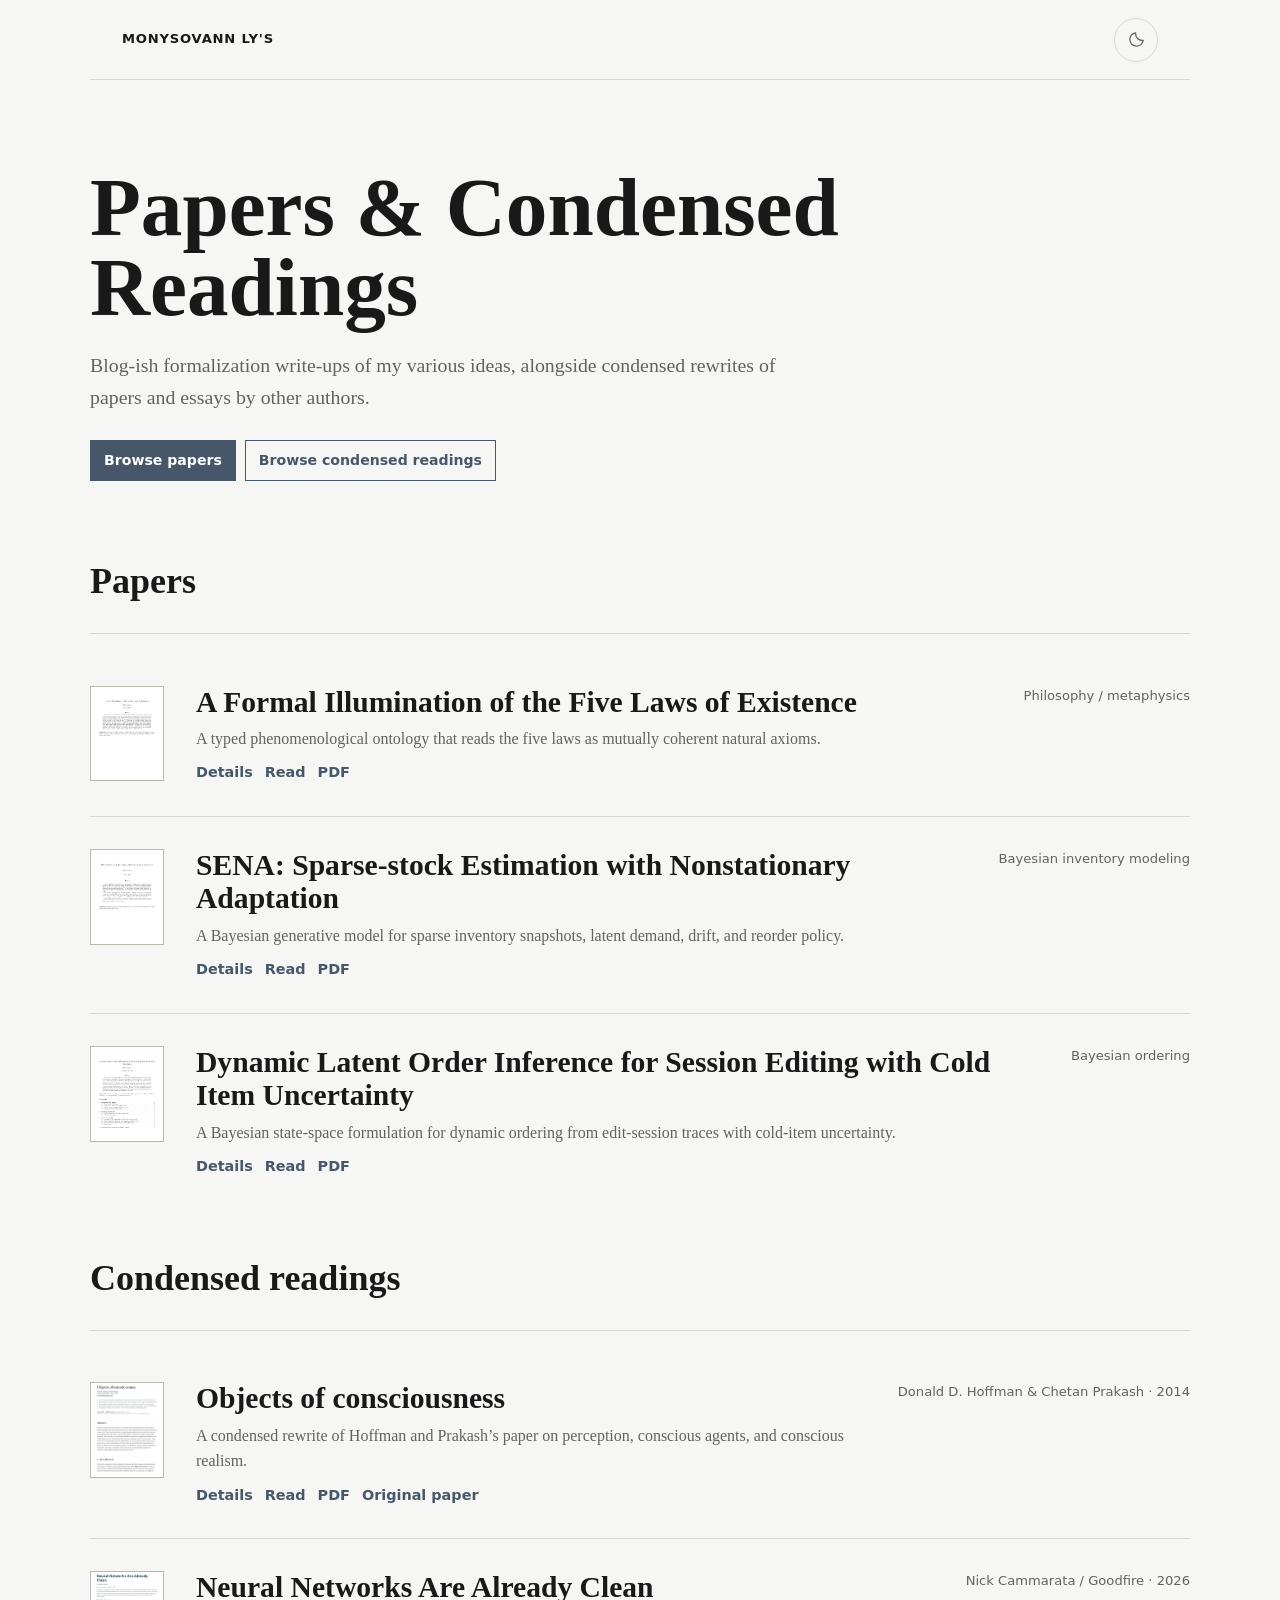
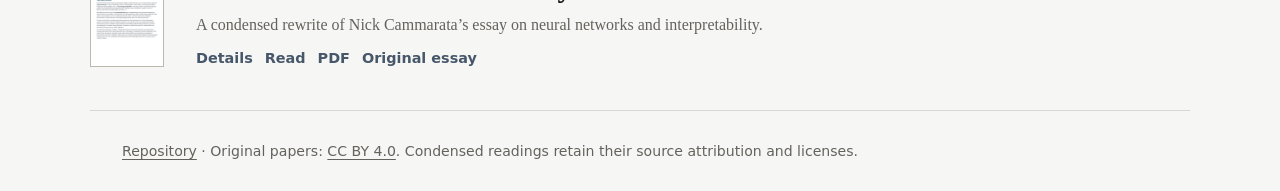
<file: docs/index.html>
<!doctype html>
<html lang="en">
  <head>
    <meta charset="utf-8">
    <meta name="viewport" content="width=device-width, initial-scale=1">
    <meta name="description" content="Papers by Monysovann Ly and condensed readings of work by other authors.">
    <title>Papers &amp; Condensed Readings | Monysovann Ly</title>
    <link rel="icon" href="favicon.svg" type="image/svg+xml">
    <script src="assets/theme.js?v=20261021"></script>
    <link rel="stylesheet" href="assets/styles.css?v=20261021-theme">
    <link rel="stylesheet" href="assets/theme.css?v=20261021">
  </head>
  <body class="archive-page">
    <header class="site-header">
      <a class="brand" href="./">Monysovann Ly's</a>
    </header>

    <main>
      <section class="hero">
        <div class="hero-inner">
          <h1>Papers &amp; Condensed Readings</h1>
          <p class="lede">Blog-ish formalization write-ups of my various ideas, alongside condensed rewrites of papers and essays by other authors.</p>
          <div class="actions">
            <a class="button" href="#papers">Browse papers</a>
            <a class="button secondary" href="#condensed">Browse condensed readings</a>
          </div>
        </div>
      </section>

      <section class="section" id="papers" aria-labelledby="papers-heading">
        <div class="content">
          <div class="archive-head">
            <div>
              <h2 id="papers-heading">Papers</h2>
            </div>
          </div>
          <div class="paper-list">
            <article class="paper-row">
              <img class="paper-thumb" src="five-laws/five-laws-cover.png" alt="">
              <span>
                <h2 class="paper-row-title">
                  <a href="five-laws/">A Formal Illumination of the Five Laws of Existence</a>
                </h2>
                <p>A typed phenomenological ontology that reads the five laws as mutually coherent natural axioms.</p>
                <span class="paper-actions">
                  <a href="five-laws/">Details</a>
                  <a href="five-laws/paper.html">Read</a>
                  <a href="five-laws/five-laws.pdf">PDF</a>
                </span>
              </span>
              <span class="paper-row-meta">Philosophy / metaphysics</span>
            </article>
            <article class="paper-row">
              <img class="paper-thumb" src="sena/sena-cover.png" alt="">
              <span>
                <h2 class="paper-row-title">
                  <a href="sena/">SENA: Sparse-stock Estimation with Nonstationary Adaptation</a>
                </h2>
                <p>A Bayesian generative model for sparse inventory snapshots, latent demand, drift, and reorder policy.</p>
                <span class="paper-actions">
                  <a href="sena/">Details</a>
                  <a href="sena/paper.html">Read</a>
                  <a href="sena/sena.pdf">PDF</a>
                </span>
              </span>
              <span class="paper-row-meta">Bayesian inventory modeling</span>
            </article>
            <article class="paper-row">
              <img class="paper-thumb" src="scores/scores-cover.png" alt="">
              <span>
                <h2 class="paper-row-title">
                  <a href="scores/">Dynamic Latent Order Inference for Session Editing with Cold Item Uncertainty</a>
                </h2>
                <p>A Bayesian state-space formulation for dynamic ordering from edit-session traces with cold-item uncertainty.</p>
                <span class="paper-actions">
                  <a href="scores/">Details</a>
                  <a href="scores/paper.html">Read</a>
                  <a href="scores/scores.pdf">PDF</a>
                </span>
              </span>
              <span class="paper-row-meta">Bayesian ordering</span>
            </article>
          </div>
        </div>
      </section>
      <section class="section" id="condensed" aria-labelledby="condensed-heading">
        <div class="content">
          <div class="archive-head">
            <div>
              <h2 id="condensed-heading">Condensed readings</h2>
            </div>
          </div>
          <div class="paper-list">
            <article class="paper-row">
              <img class="paper-thumb" src="objects-of-consciousness/cover.png" alt="">
              <div>
                <h3 class="paper-row-title"><a href="objects-of-consciousness/">Objects of consciousness</a></h3>
                <p>A condensed rewrite of Hoffman and Prakash’s paper on perception, conscious agents, and conscious realism.</p>
                <div class="paper-actions">
                  <a href="objects-of-consciousness/">Details</a>
                  <a href="objects-of-consciousness/paper.html">Read</a>
                  <a href="objects-of-consciousness/paper.pdf">PDF</a>
                  <a href="https://doi.org/10.3389/fpsyg.2014.00577">Original paper</a>
                </div>
              </div>
              <span class="paper-row-meta">Donald D. Hoffman &amp; Chetan Prakash · 2014</span>
            </article>
            <article class="paper-row">
              <img class="paper-thumb" src="neural-networks-are-already-clean/cover.png" alt="">
              <div>
                <h3 class="paper-row-title"><a href="neural-networks-are-already-clean/">Neural Networks Are Already Clean</a></h3>
                <p>A condensed rewrite of Nick Cammarata’s essay on neural networks and interpretability.</p>
                <div class="paper-actions"><a href="neural-networks-are-already-clean/">Details</a><a href="neural-networks-are-already-clean/paper.html">Read</a><a href="neural-networks-are-already-clean/paper.pdf">PDF</a><a href="https://already-clean.goodfire.com/">Original essay</a></div>
              </div>
              <span class="paper-row-meta">Nick Cammarata / Goodfire · 2026</span>
            </article>
          </div>
        </div>
      </section>
    </main>

    <footer class="site-footer">
      <p><a href="https://github.com/Svanny/papers">Repository</a> · Original papers: <a href="https://creativecommons.org/licenses/by/4.0/">CC BY 4.0</a>. Condensed readings retain their source attribution and licenses.</p>
    </footer>
  </body>
</html>
</file>
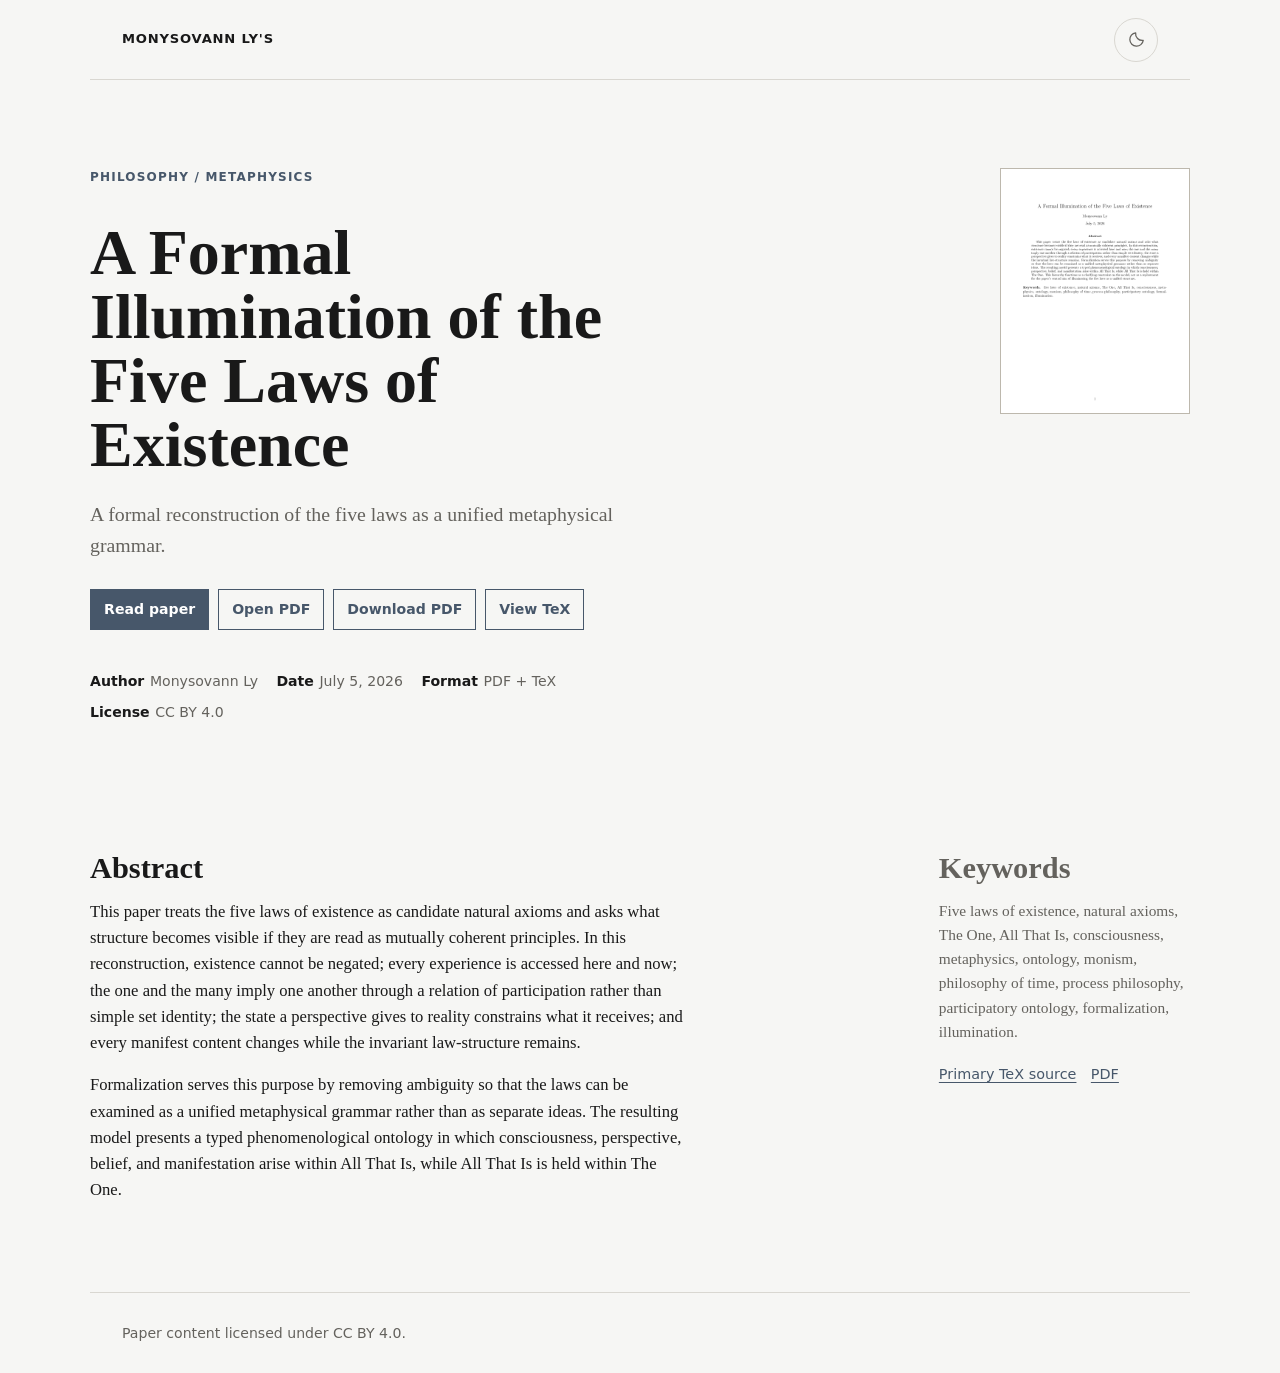
<file: docs/five-laws/index.html>
<!doctype html>
<html lang="en">
  <head>
    <meta charset="utf-8">
    <meta name="viewport" content="width=device-width, initial-scale=1">
    <meta name="description" content="A Formal Illumination of the Five Laws of Existence by Monysovann Ly.">
    <title>A Formal Illumination of the Five Laws of Existence</title>
    <link rel="icon" href="../favicon.svg" type="image/svg+xml">
    <script src="../assets/theme.js?v=20261021"></script>
    <link rel="stylesheet" href="../assets/styles.css?v=20261021-theme">
    <link rel="stylesheet" href="../assets/theme.css?v=20261021">
  </head>
  <body>
    <header class="site-header">
      <a class="brand" href="../">Monysovann Ly's</a>
    </header>

    <main>
      <section class="paper-hero">
        <div class="paper-hero-inner">
          <div class="paper-hero-main">
            <p class="eyebrow">Philosophy / metaphysics</p>
            <h1>A Formal Illumination of the Five Laws of Existence</h1>
            <p class="lede">A formal reconstruction of the five laws as a unified metaphysical grammar.</p>
            <div class="actions">
              <a class="button" href="paper.html">Read paper</a>
              <a class="button secondary" href="five-laws.pdf">Open PDF</a>
              <a class="button secondary" href="five-laws.pdf" download>Download PDF</a>
              <a class="button secondary" href="five-laws.tex">View TeX</a>
            </div>
            <ul class="meta-list" aria-label="Paper metadata">
              <li><strong>Author</strong> Monysovann Ly</li>
              <li><strong>Date</strong> July 5, 2026</li>
              <li><strong>Format</strong> PDF + TeX</li>
              <li><strong>License</strong> CC BY 4.0</li>
            </ul>
          </div>
          <img class="cover-preview" src="five-laws-cover.png" alt="First page preview for A Formal Illumination of the Five Laws of Existence">
        </div>
      </section>

      <section class="section">
        <div class="content two-column">
          <article class="prose">
            <h2>Abstract</h2>
            <p>This paper treats the five laws of existence as candidate natural axioms and asks what structure becomes visible if they are read as mutually coherent principles. In this reconstruction, existence cannot be negated; every experience is accessed here and now; the one and the many imply one another through a relation of participation rather than simple set identity; the state a perspective gives to reality constrains what it receives; and every manifest content changes while the invariant law-structure remains.</p>
            <p>Formalization serves this purpose by removing ambiguity so that the laws can be examined as a unified metaphysical grammar rather than as separate ideas. The resulting model presents a typed phenomenological ontology in which consciousness, perspective, belief, and manifestation arise within All That Is, while All That Is is held within The One.</p>
          </article>
          <aside class="side">
            <h2>Keywords</h2>
            <p>Five laws of existence, natural axioms, The One, All That Is, consciousness, metaphysics, ontology, monism, philosophy of time, process philosophy, participatory ontology, formalization, illumination.</p>
            <div class="source-list">
              <a href="five-laws.tex">Primary TeX source</a>
              <a href="five-laws.pdf">PDF</a>
            </div>
          </aside>
        </div>
      </section>

    </main>

    <footer class="site-footer">
      <p>Paper content licensed under CC BY 4.0.</p>
    </footer>
  </body>
</html>
</file>
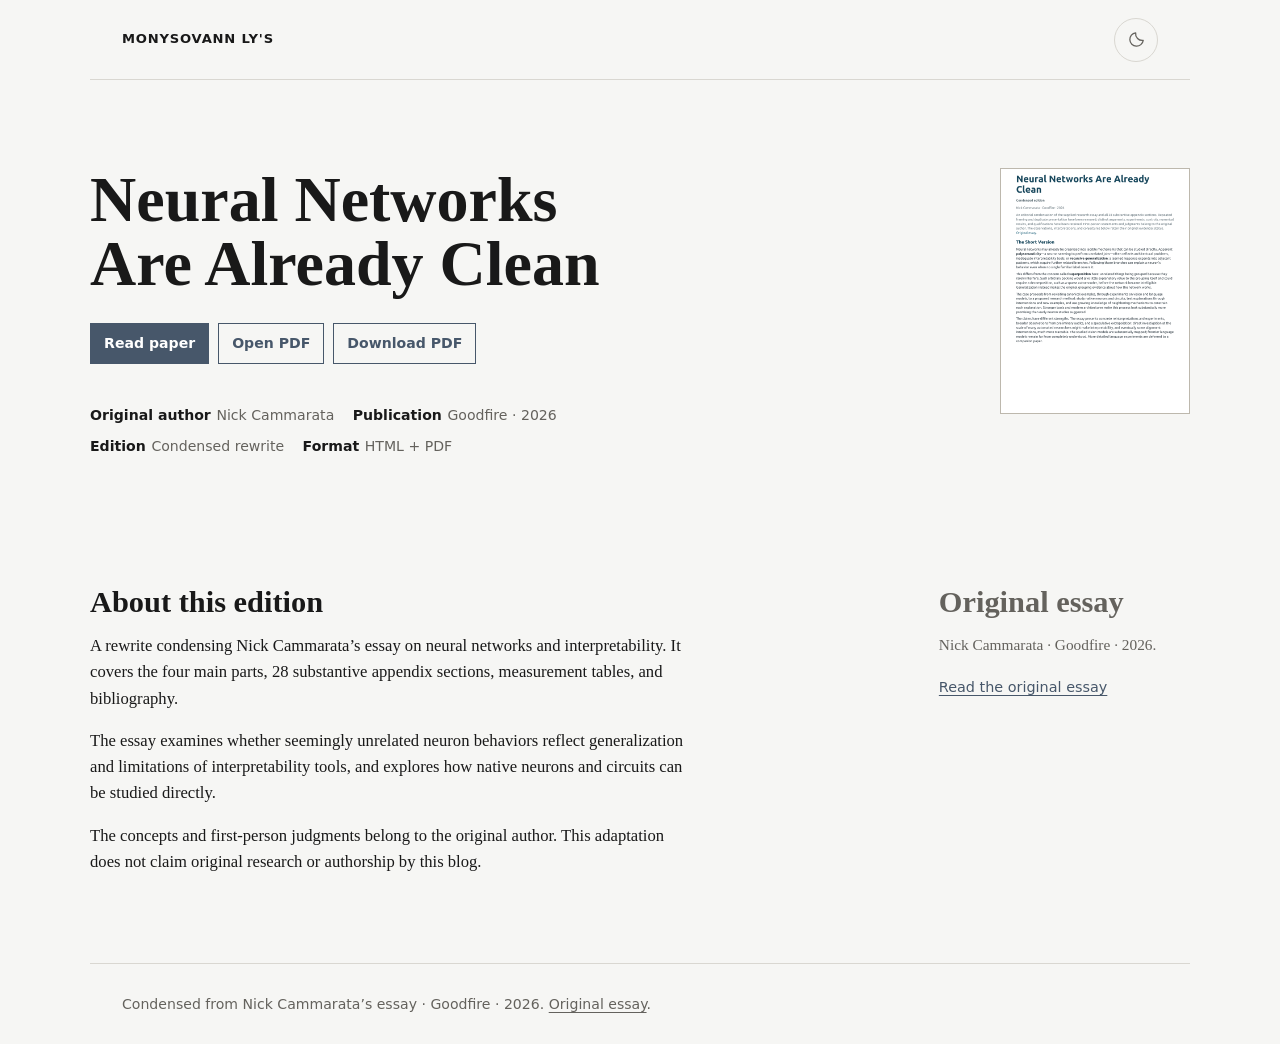
<file: docs/neural-networks-are-already-clean/index.html>
<!doctype html>
<html lang="en">
<head>
<meta charset="utf-8">
<meta name="viewport" content="width=device-width, initial-scale=1">
<title>Neural Networks Are Already Clean — Condensed edition</title>
<meta name="description" content="An attributed condensation of Nick Cammarata’s essay, published by Goodfire in 2026.">
<link rel="icon" href="../favicon.svg" type="image/svg+xml">
<script src="../assets/theme.js?v=20261021"></script>
    <link rel="stylesheet" href="../assets/styles.css?v=20261021-theme">
    <link rel="stylesheet" href="../assets/theme.css?v=20261021">
</head><body>
    <header class="site-header">
      <a class="brand" href="../">Monysovann Ly's</a>
    </header>
<main>
<section class="paper-hero"><div class="paper-hero-inner"><div class="paper-hero-main">
<h1>Neural Networks Are Already Clean</h1>
<div class="actions"><a class="button" href="paper.html">Read paper</a><a class="button secondary" href="paper.pdf">Open PDF</a><a class="button secondary" href="paper.pdf" download>Download PDF</a></div>
<ul class="meta-list" aria-label="Paper metadata"><li><strong>Original author</strong> Nick Cammarata</li><li><strong>Publication</strong> Goodfire · 2026</li><li><strong>Edition</strong> Condensed rewrite</li><li><strong>Format</strong> HTML + PDF</li></ul>
</div><img class="cover-preview" src="cover.png" alt="First page of the condensed edition of Neural Networks Are Already Clean"></div></section>
<section class="section"><div class="content two-column"><article class="prose"><h2>About this edition</h2>
<p>A rewrite condensing Nick Cammarata’s essay on neural networks and interpretability. It covers the four main parts, 28 substantive appendix sections, measurement tables, and bibliography.</p>
<p>The essay examines whether seemingly unrelated neuron behaviors reflect generalization and limitations of interpretability tools, and explores how native neurons and circuits can be studied directly.</p>
<p>The concepts and first-person judgments belong to the original author. This adaptation does not claim original research or authorship by this blog.</p>
</article><aside class="side"><h2>Original essay</h2><p>Nick Cammarata · Goodfire · 2026.</p><div class="source-list"><a href="https://already-clean.goodfire.com/">Read the original essay</a></div></aside></div></section>
</main><footer class="site-footer"><p>Condensed from Nick Cammarata’s essay · Goodfire · 2026. <a href="https://already-clean.goodfire.com/">Original essay</a>.</p></footer></body></html>
</file>
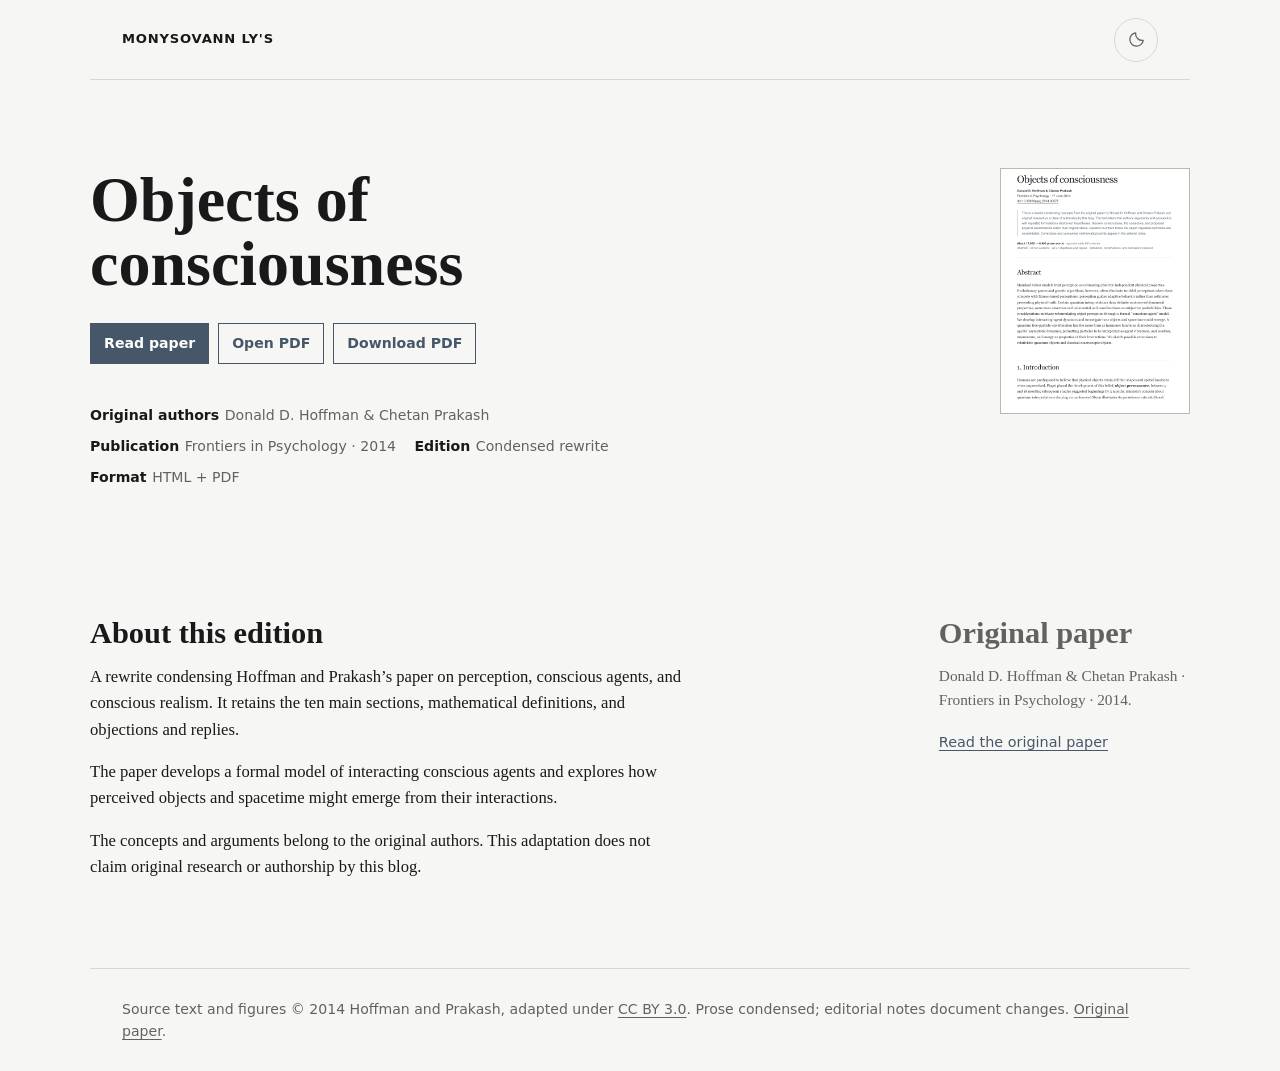
<file: docs/objects-of-consciousness/index.html>
<!doctype html>
<html lang="en">
<head>
<meta charset="utf-8">
<meta name="viewport" content="width=device-width, initial-scale=1">
<title>Objects of consciousness — Condensed edition</title>
<meta name="description" content="An attributed condensation of Hoffman and Prakash’s paper, published by Frontiers in Psychology in 2014.">
<link rel="icon" href="../favicon.svg" type="image/svg+xml">
<script src="../assets/theme.js?v=20261021"></script>
    <link rel="stylesheet" href="../assets/styles.css?v=20261021-theme">
    <link rel="stylesheet" href="../assets/theme.css?v=20261021">
</head><body>
    <header class="site-header">
      <a class="brand" href="../">Monysovann Ly's</a>
    </header>
<main>
<section class="paper-hero"><div class="paper-hero-inner"><div class="paper-hero-main">
<h1>Objects of consciousness</h1>
<div class="actions"><a class="button" href="paper.html">Read paper</a><a class="button secondary" href="paper.pdf">Open PDF</a><a class="button secondary" href="paper.pdf" download>Download PDF</a></div>
<ul class="meta-list" aria-label="Paper metadata"><li><strong>Original authors</strong> Donald D. Hoffman &amp; Chetan Prakash</li><li><strong>Publication</strong> Frontiers in Psychology · 2014</li><li><strong>Edition</strong> Condensed rewrite</li><li><strong>Format</strong> HTML + PDF</li></ul>
</div><img class="cover-preview" src="cover.png" alt="First page of the condensed edition of Objects of consciousness"></div></section>
<section class="section"><div class="content two-column"><article class="prose"><h2>About this edition</h2>
<p>A rewrite condensing Hoffman and Prakash’s paper on perception, conscious agents, and conscious realism. It retains the ten main sections, mathematical definitions, and objections and replies.</p>
<p>The paper develops a formal model of interacting conscious agents and explores how perceived objects and spacetime might emerge from their interactions.</p>
<p>The concepts and arguments belong to the original authors. This adaptation does not claim original research or authorship by this blog.</p>
</article><aside class="side"><h2>Original paper</h2><p>Donald D. Hoffman &amp; Chetan Prakash · Frontiers in Psychology · 2014.</p><div class="source-list"><a href="https://doi.org/10.3389/fpsyg.2014.00577">Read the original paper</a></div></aside></div></section>
</main><footer class="site-footer"><p>Source text and figures © 2014 Hoffman and Prakash, adapted under <a href="https://creativecommons.org/licenses/by/3.0/">CC BY 3.0</a>. Prose condensed; editorial notes document changes. <a href="https://doi.org/10.3389/fpsyg.2014.00577">Original paper</a>.</p></footer></body></html>
</file>
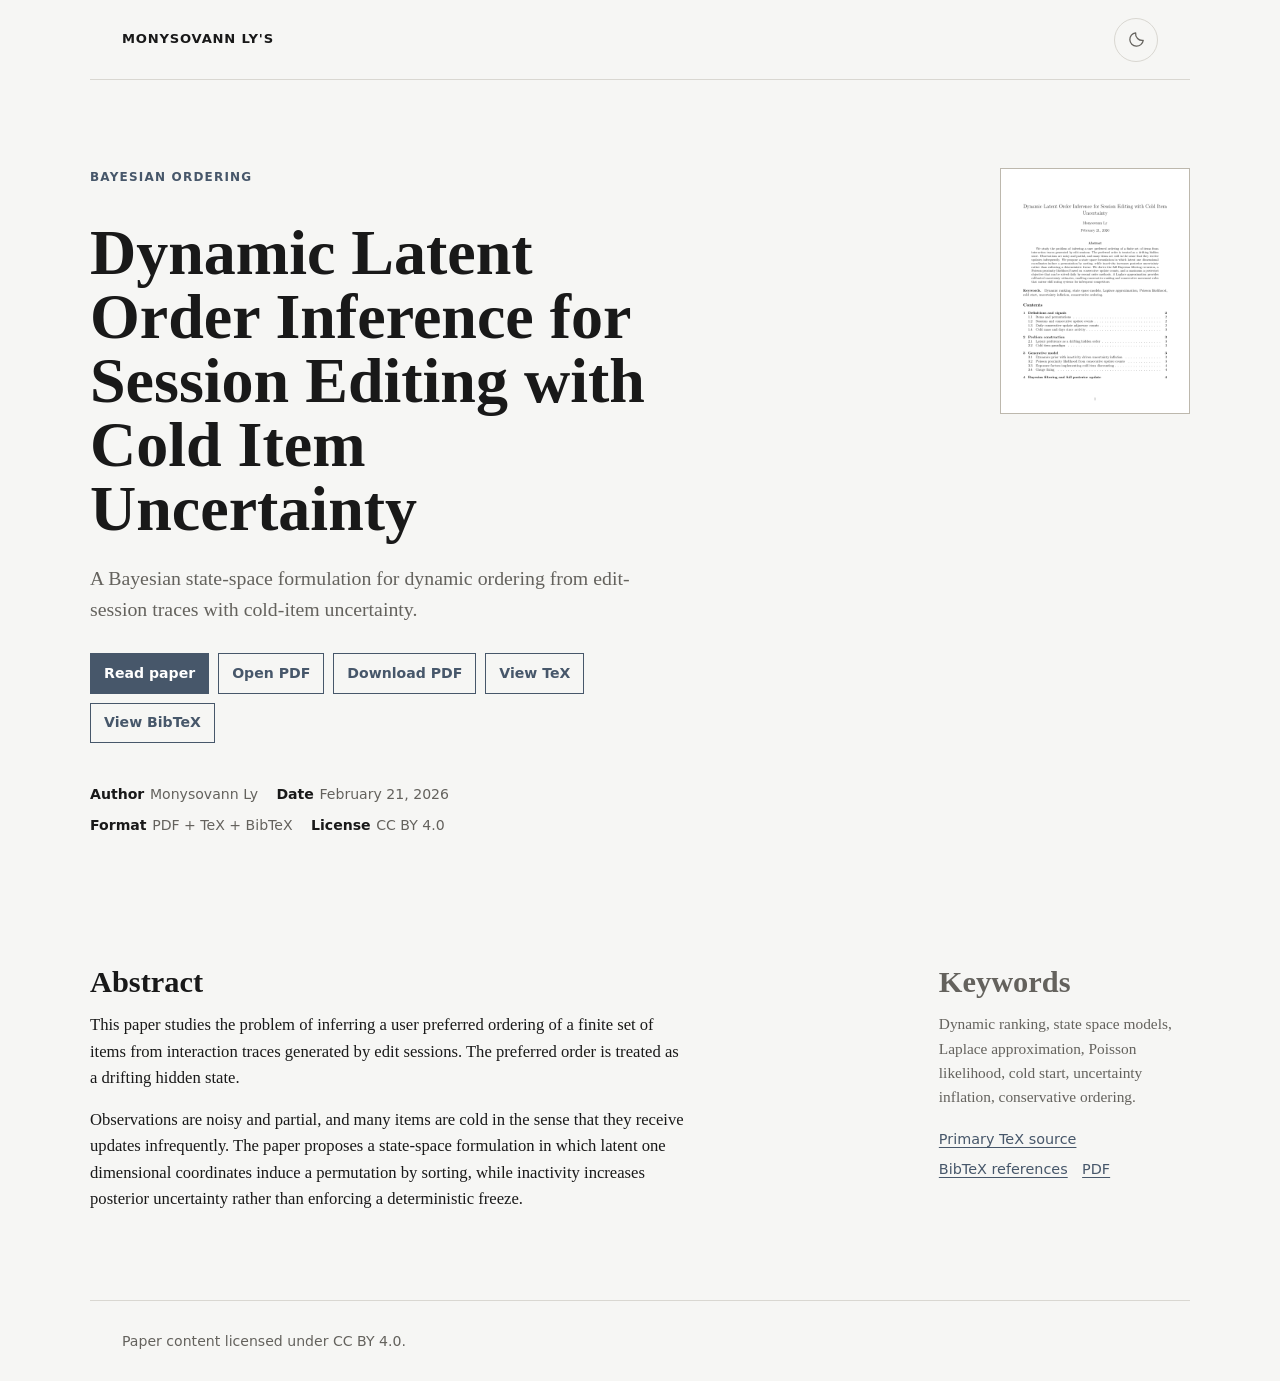
<file: docs/scores/index.html>
<!doctype html>
<html lang="en">
  <head>
    <meta charset="utf-8">
    <meta name="viewport" content="width=device-width, initial-scale=1">
    <meta name="description" content="Dynamic Latent Order Inference for Session Editing with Cold Item Uncertainty by Monysovann Ly.">
    <title>Dynamic Latent Order Inference for Session Editing with Cold Item Uncertainty</title>
    <link rel="icon" href="../favicon.svg" type="image/svg+xml">
    <script src="../assets/theme.js?v=20261021"></script>
    <link rel="stylesheet" href="../assets/styles.css?v=20261021-theme">
    <link rel="stylesheet" href="../assets/theme.css?v=20261021">
  </head>
  <body>
    <header class="site-header">
      <a class="brand" href="../">Monysovann Ly's</a>
    </header>

    <main>
      <section class="paper-hero">
        <div class="paper-hero-inner">
          <div class="paper-hero-main">
            <p class="eyebrow">Bayesian ordering</p>
            <h1>Dynamic Latent Order Inference for Session Editing with Cold Item Uncertainty</h1>
            <p class="lede">A Bayesian state-space formulation for dynamic ordering from edit-session traces with cold-item uncertainty.</p>
            <div class="actions">
              <a class="button" href="paper.html">Read paper</a>
              <a class="button secondary" href="scores.pdf">Open PDF</a>
              <a class="button secondary" href="scores.pdf" download>Download PDF</a>
              <a class="button secondary" href="scores.tex">View TeX</a>
              <a class="button secondary" href="references.bib">View BibTeX</a>
            </div>
            <ul class="meta-list" aria-label="Paper metadata">
              <li><strong>Author</strong> Monysovann Ly</li>
              <li><strong>Date</strong> February 21, 2026</li>
              <li><strong>Format</strong> PDF + TeX + BibTeX</li>
              <li><strong>License</strong> CC BY 4.0</li>
            </ul>
          </div>
          <img class="cover-preview" src="scores-cover.png" alt="First page preview for Dynamic Latent Order Inference">
        </div>
      </section>

      <section class="section">
        <div class="content two-column">
          <article class="prose">
            <h2>Abstract</h2>
            <p>This paper studies the problem of inferring a user preferred ordering of a finite set of items from interaction traces generated by edit sessions. The preferred order is treated as a drifting hidden state.</p>
            <p>Observations are noisy and partial, and many items are cold in the sense that they receive updates infrequently. The paper proposes a state-space formulation in which latent one dimensional coordinates induce a permutation by sorting, while inactivity increases posterior uncertainty rather than enforcing a deterministic freeze.</p>
          </article>
          <aside class="side">
            <h2>Keywords</h2>
            <p>Dynamic ranking, state space models, Laplace approximation, Poisson likelihood, cold start, uncertainty inflation, conservative ordering.</p>
            <div class="source-list">
              <a href="scores.tex">Primary TeX source</a>
              <a href="references.bib">BibTeX references</a>
              <a href="scores.pdf">PDF</a>
            </div>
          </aside>
        </div>
      </section>

    </main>

    <footer class="site-footer">
      <p>Paper content licensed under CC BY 4.0.</p>
    </footer>
  </body>
</html>
</file>
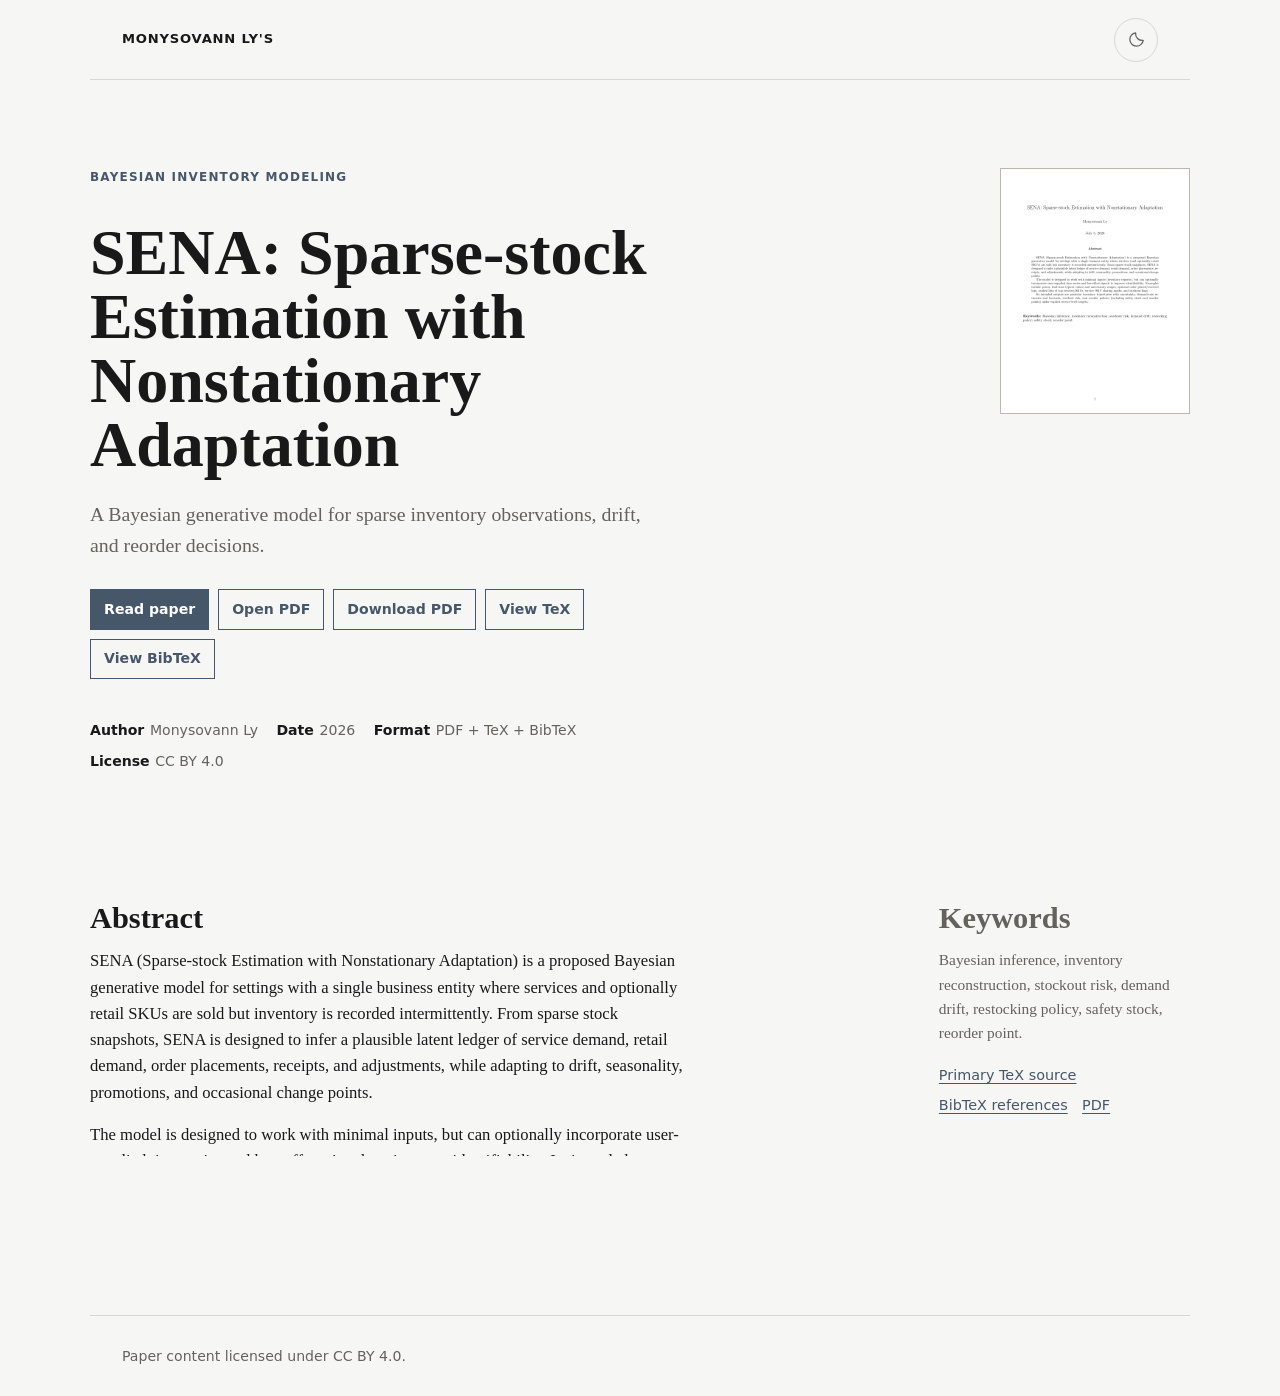
<file: docs/sena/index.html>
<!doctype html>
<html lang="en">
  <head>
    <meta charset="utf-8">
    <meta name="viewport" content="width=device-width, initial-scale=1">
    <meta name="description" content="SENA: Sparse-stock Estimation with Nonstationary Adaptation by Monysovann Ly.">
    <title>SENA: Sparse-stock Estimation with Nonstationary Adaptation</title>
    <link rel="icon" href="../favicon.svg" type="image/svg+xml">
    <script src="../assets/theme.js?v=20261021"></script>
    <link rel="stylesheet" href="../assets/styles.css?v=20261021-theme">
    <link rel="stylesheet" href="../assets/theme.css?v=20261021">
  </head>
  <body>
    <header class="site-header">
      <a class="brand" href="../">Monysovann Ly's</a>
    </header>

    <main>
      <section class="paper-hero">
        <div class="paper-hero-inner">
          <div class="paper-hero-main">
            <p class="eyebrow">Bayesian inventory modeling</p>
            <h1>SENA: Sparse-stock Estimation with Nonstationary Adaptation</h1>
            <p class="lede">A Bayesian generative model for sparse inventory observations, drift, and reorder decisions.</p>
            <div class="actions">
              <a class="button" href="paper.html">Read paper</a>
              <a class="button secondary" href="sena.pdf">Open PDF</a>
              <a class="button secondary" href="sena.pdf" download>Download PDF</a>
              <a class="button secondary" href="sena.tex">View TeX</a>
              <a class="button secondary" href="refs.bib">View BibTeX</a>
            </div>
            <ul class="meta-list" aria-label="Paper metadata">
              <li><strong>Author</strong> Monysovann Ly</li>
              <li><strong>Date</strong> 2026</li>
              <li><strong>Format</strong> PDF + TeX + BibTeX</li>
              <li><strong>License</strong> CC BY 4.0</li>
            </ul>
          </div>
          <img class="cover-preview" src="sena-cover.png" alt="First page preview for SENA">
        </div>
      </section>

      <section class="section">
        <div class="content two-column">
          <article class="prose">
            <h2>Abstract</h2>
            <p>SENA (Sparse-stock Estimation with Nonstationary Adaptation) is a proposed Bayesian generative model for settings with a single business entity where services and optionally retail SKUs are sold but inventory is recorded intermittently. From sparse stock snapshots, SENA is designed to infer a plausible latent ledger of service demand, retail demand, order placements, receipts, and adjustments, while adapting to drift, seasonality, promotions, and occasional change points.</p>
            <p>The model is designed to work with minimal inputs, but can optionally incorporate user-supplied time series and low-effort signals to improve identifiability. Its intended outputs are posterior inventory trajectories with uncertainty, demand-rate estimates and forecasts, stockout risk, and reorder policies under explicit service-level targets.</p>
          </article>
          <aside class="side">
            <h2>Keywords</h2>
            <p>Bayesian inference, inventory reconstruction, stockout risk, demand drift, restocking policy, safety stock, reorder point.</p>
            <div class="source-list">
              <a href="sena.tex">Primary TeX source</a>
              <a href="refs.bib">BibTeX references</a>
              <a href="sena.pdf">PDF</a>
            </div>
          </aside>
        </div>
      </section>

    </main>

    <footer class="site-footer">
      <p>Paper content licensed under CC BY 4.0.</p>
    </footer>
  </body>
</html>
</file>
<file: docs/assets/styles.css>
:root {
  color-scheme: light;
  --bg: #f6f6f4;
  --surface: #ffffff;
  --ink: #191919;
  --muted: #64625d;
  --soft: #8a8780;
  --line: #d9d7d1;
  --line-strong: #bdb8ad;
  --accent: #47576a;
  --accent-soft: #eef1f4;
  --accent-hover: #2f3e50;
  --on-accent: #ffffff;
  --measure: 72ch;
  --wide: 1100px;
}

* {
  box-sizing: border-box;
}

html {
  scroll-behavior: smooth;
}

body {
  margin: 0;
  background: var(--bg);
  color: var(--ink);
  font-family: Georgia, "Times New Roman", serif;
  line-height: 1.58;
  text-rendering: optimizeLegibility;
}

a {
  color: inherit;
  text-decoration-thickness: 0.07em;
  text-underline-offset: 0.18em;
}

a:hover,
a:focus-visible {
  color: var(--accent);
}

img {
  max-width: 100%;
}

.site-header {
  display: flex;
  align-items: center;
  justify-content: space-between;
  gap: 1.25rem;
  max-width: var(--wide);
  margin: 0 auto;
  padding: 1.1rem clamp(1rem, 4vw, 2rem);
  border-bottom: 1px solid var(--line);
}

.brand,
.nav,
.eyebrow,
.button,
.paper-row-meta,
.meta-list,
.source-list,
.back-link,
.site-footer,
.article-toolbar {
  font-family: ui-sans-serif, system-ui, -apple-system, BlinkMacSystemFont, "Segoe UI", sans-serif;
}

.brand {
  font-size: 0.82rem;
  font-weight: 760;
  letter-spacing: 0.06em;
  text-transform: uppercase;
  text-decoration: none;
}

.nav {
  display: flex;
  flex-wrap: wrap;
  gap: 0.95rem;
  color: var(--muted);
  font-size: 0.9rem;
}

.nav a {
  text-decoration: none;
}

.hero,
.paper-hero,
.section,
.article-page {
  padding-left: clamp(1rem, 4vw, 2rem);
  padding-right: clamp(1rem, 4vw, 2rem);
}

.hero,
.paper-hero {
  padding-top: clamp(3rem, 8vw, 5.5rem);
  padding-bottom: clamp(2.5rem, 7vw, 4.5rem);
}

.section {
  padding-top: clamp(2rem, 5vw, 3.5rem);
  padding-bottom: clamp(2.5rem, 6vw, 4.5rem);
}


.hero-inner,
.paper-hero-inner,
.content,
.reader,
.article-toolbar,
.tex-article,
.site-footer p {
  width: min(var(--wide), 100%);
  margin-left: auto;
  margin-right: auto;
}

.hero-inner,
.paper-hero-inner,
.paper-hero-main {
  display: grid;
  gap: 1.4rem;
}

.hero-inner {
  max-width: 820px;
  margin-left: max(0px, calc((100vw - var(--wide)) / 2));
}

.paper-hero-inner {
  grid-template-columns: minmax(0, 1fr) minmax(120px, 190px);
  align-items: end;
  column-gap: clamp(1.5rem, 6vw, 5rem);
}

.paper-hero-main,
.archive-intro {
  max-width: var(--measure);
}

.eyebrow {
  margin: 0 0 0.7rem;
  color: var(--accent);
  font-size: 0.75rem;
  font-weight: 760;
  letter-spacing: 0.1em;
  text-transform: uppercase;
}

h1,
h2,
h3,
p {
  overflow-wrap: break-word;
}

h1 {
  max-width: 900px;
  margin: 0;
  font-size: clamp(2.5rem, 7vw, 5.2rem);
  line-height: 0.96;
  letter-spacing: 0;
}

.paper-hero h1 {
  font-size: clamp(2rem, 5.4vw, 4rem);
  line-height: 1;
}

.section h2,
.reader h2 {
  margin: 0 0 1rem;
  font-size: clamp(1.55rem, 3vw, 2.25rem);
  line-height: 1.12;
}

.lede {
  max-width: var(--measure);
  margin: 0;
  color: var(--muted);
  font-size: clamp(1.05rem, 1.8vw, 1.24rem);
}

.actions {
  display: flex;
  flex-wrap: wrap;
  gap: 0.55rem;
  margin-top: 0.3rem;
}

.button {
  display: inline-flex;
  align-items: center;
  justify-content: center;
  min-height: 2.55rem;
  padding: 0.58rem 0.82rem;
  border: 1px solid var(--accent);
  border-radius: 0;
  background: var(--accent);
  color: var(--on-accent);
  font-size: 0.88rem;
  font-weight: 720;
  line-height: 1.1;
  text-decoration: none;
  transition: background 150ms ease, border-color 150ms ease, color 150ms ease;
}

.button:hover,
.button:focus-visible {
  background: var(--accent-hover);
  border-color: var(--accent-hover);
  color: var(--on-accent);
}

.button.secondary {
  background: transparent;
  color: var(--accent);
}

.button.secondary:hover,
.button.secondary:focus-visible {
  background: var(--accent-soft);
  color: var(--accent-hover);
}

.archive-head {
  display: grid;
  grid-template-columns: minmax(0, 1fr) auto;
  gap: 1rem;
  align-items: end;
  margin-bottom: 1.2rem;
  border-bottom: 1px solid var(--line);
  padding-bottom: 1rem;
}

.archive-count {
  color: var(--muted);
  font-size: 0.95rem;
}

.paper-list {
  display: grid;
  gap: 0;
}

.paper-row {
  display: grid;
  grid-template-columns: 74px minmax(0, 1fr) auto;
  gap: clamp(1rem, 3vw, 2rem);
  align-items: start;
  padding: clamp(1.15rem, 3vw, 2rem) 0;
  border-bottom: 1px solid var(--line);
}

.paper-row:last-child {
  border-bottom: 0;
}

.paper-row:hover .paper-row-title {
  color: var(--accent);
}

.paper-row h2,
.paper-row-title {
  margin: 0;
  font-size: clamp(1.25rem, 2.4vw, 1.85rem);
  line-height: 1.12;
  letter-spacing: 0;
  transition: color 150ms ease;
}

.paper-row-title a,
.paper-row-title a:visited,
.paper-row-title a:hover,
.paper-row-title a:focus-visible {
  color: inherit;
  text-decoration: none;
  text-decoration-line: none;
}

.paper-row-title a:hover,
.paper-row-title a:focus-visible {
  color: var(--accent);
}

.paper-row-title a:focus-visible {
  outline: 2px solid var(--accent);
  outline-offset: 0.12em;
}

.paper-row p {
  max-width: 760px;
  margin: 0.45rem 0 0;
  color: var(--muted);
}

.paper-row-meta {
  color: var(--muted);
  font-size: 0.82rem;
  line-height: 1.45;
  text-align: right;
  white-space: nowrap;
}

.paper-actions {
  display: flex;
  flex-wrap: wrap;
  gap: 0.75rem;
  margin-top: 0.65rem;
  font-family: ui-sans-serif, system-ui, -apple-system, BlinkMacSystemFont, "Segoe UI", sans-serif;
  font-size: 0.9rem;
  font-weight: 700;
}

.paper-actions a {
  color: var(--accent);
  text-decoration: none;
}

.paper-actions a:hover,
.paper-actions a:focus-visible {
  text-decoration: underline;
}

.paper-thumb,
.cover-preview {
  display: block;
  width: 100%;
  aspect-ratio: 8.5 / 11;
  border: 1px solid var(--line-strong);
  background: var(--surface);
  object-fit: cover;
}

.cover-preview {
  align-self: start;
  max-width: 190px;
}

.meta-list {
  display: flex;
  flex-wrap: wrap;
  gap: 0.55rem 1.15rem;
  margin: 1.1rem 0 0;
  padding: 0;
  color: var(--muted);
  font-size: 0.88rem;
  list-style: none;
}

.meta-list li {
  display: inline-flex;
  gap: 0.35rem;
}

.meta-list strong {
  color: var(--ink);
  font-weight: 700;
}

.two-column {
  display: grid;
  grid-template-columns: minmax(0, 1fr) minmax(220px, 0.32fr);
  gap: clamp(2rem, 6vw, 4rem);
  align-items: start;
}

.prose {
  max-width: var(--measure);
  font-size: 1.04rem;
}

.prose h2,
.side h2 {
  margin: 0 0 0.85rem;
  font-size: clamp(1.35rem, 2.7vw, 1.9rem);
  line-height: 1.12;
}

.prose p,
.side p {
  margin: 0 0 1rem;
}

.side {
  color: var(--muted);
  font-size: 0.96rem;
}

.source-list {
  display: flex;
  flex-wrap: wrap;
  gap: 0.45rem 0.9rem;
  margin-top: 1.15rem;
  font-size: 0.9rem;
}

.source-list a {
  color: var(--accent);
}

.reader {
  max-width: var(--measure);
}

.article-body {
  background: var(--surface);
}

.article-page {
  padding-top: clamp(1.4rem, 4vw, 2.5rem);
  padding-bottom: clamp(3rem, 7vw, 5rem);
}

.article-toolbar {
  display: grid;
  grid-template-columns: minmax(0, 1fr) auto;
  gap: 1rem 2rem;
  align-items: end;
  padding-bottom: clamp(1.3rem, 4vw, 2.2rem);
  border-bottom: 1px solid var(--line);
}

.article-toolbar .eyebrow {
  margin: 0;
}

.article-toolbar .actions {
  justify-content: flex-end;
  margin-top: 0;
}

.back-link {
  display: inline-block;
  margin-bottom: 0.5rem;
  color: var(--muted);
  font-size: 0.9rem;
  font-weight: 700;
  text-decoration: none;
}

.back-link::before {
  content: "< ";
}

.tex-article {
  max-width: 850px;
  padding-top: clamp(2rem, 5vw, 3.25rem);
  font-size: clamp(1rem, 1.7vw, 1.07rem);
  overflow-wrap: break-word;
}

.tex-article .maketitle,
.tex-article h1.titleHead {
  text-align: left;
}

.tex-article h1.titleHead {
  max-width: 780px;
  margin: 0 0 0.8rem;
  font-size: clamp(2rem, 5.5vw, 3.4rem);
  line-height: 1;
}

.tex-article .author,
.tex-article .date {
  color: var(--muted);
  text-align: left;
}

.tex-article h3,
.tex-article h4,
.tex-article h5 {
  margin: 2.1rem 0 0.75rem;
  line-height: 1.2;
}

.tex-article h3 {
  font-size: clamp(1.35rem, 3.5vw, 1.85rem);
}

.tex-article h4 {
  font-size: clamp(1.15rem, 2.6vw, 1.38rem);
}

.tex-article h5,
.tex-article .paragraphHead {
  font-size: 1rem;
}

.tex-article p {
  margin: 0 0 1rem;
}

.tex-article p.indent {
  text-indent: 0;
}

.tex-article a {
  overflow-wrap: anywhere;
}

.tex-article .abstract {
  margin: 1.8rem 0;
  padding: 1rem 0 0;
  border-top: 1px solid var(--line);
}

.tex-article .abstracttitle {
  margin-top: 0;
}

.tex-article .tableofcontents {
  margin: 1.2rem 0 2rem;
  padding: 1rem 0;
  border-top: 1px solid var(--line);
  border-bottom: 1px solid var(--line);
  color: var(--muted);
  font-family: ui-sans-serif, system-ui, -apple-system, BlinkMacSystemFont, "Segoe UI", sans-serif;
  font-size: 0.94rem;
}

.tex-article .tableofcontents span {
  display: block;
  margin: 0.22rem 0;
}

.tex-article .subsectionToc {
  padding-left: 1rem;
}

.tex-article .subsubsectionToc {
  padding-left: 2rem;
}

.tex-article ol,
.tex-article ul {
  padding-left: 1.35rem;
}

.tex-article li {
  margin: 0.45rem 0;
}

.tex-article .newtheorem,
.tex-article .proof {
  margin: 1.35rem 0;
  padding: 0.85rem 0 0.85rem 1rem;
  border-left: 2px solid var(--line-strong);
  background: transparent;
}

.tex-article .head,
.tex-article [class*="cmbx"],
.tex-article [class*="ecbx"] {
  font-weight: 700;
}

.tex-article [class*="cmti"],
.tex-article [class*="ecti"] {
  font-style: italic;
}

.tex-article [class*="cmtt"],
.tex-article [class*="ectt"] {
  font-family: ui-monospace, SFMono-Regular, Menlo, Monaco, Consolas, "Liberation Mono", monospace;
  font-size: 0.94em;
}

.tex-article .mathjax-block,
.tex-article .mathjax-env,
.tex-article mjx-container[display="true"] {
  display: block;
  max-width: 100%;
  margin: 1rem 0;
  padding: 0.2rem 0;
  overflow-x: auto;
  overflow-y: hidden;
}

.tex-article mjx-container {
  max-width: 100%;
}

.tex-article img {
  max-width: 100%;
  height: auto;
}

.tex-article .center,
.tex-article .figure,
.tex-article figure {
  text-align: center;
}

.tex-article .fbox {
  display: inline-block;
  max-width: 100%;
  padding: 0.7rem;
  border: 1px solid var(--line);
  text-align: left;
}

.tex-article .minipage {
  max-width: 100%;
}

.tex-article table {
  display: block;
  width: max-content;
  max-width: 100%;
  margin: 1rem auto;
  border-collapse: collapse;
  overflow-x: auto;
}

.tex-article td,
.tex-article th {
  padding: 0.35rem 0.5rem;
  vertical-align: top;
}

.tex-article .thebibliography dl {
  display: grid;
  grid-template-columns: auto minmax(0, 1fr);
  gap: 0.45rem 0.75rem;
}

.tex-article .thebibliography dt,
.tex-article .thebibliography dd {
  margin: 0;
}

.tex-article .thebibliography dd {
  min-width: 0;
}

.site-footer {
  max-width: var(--wide);
  margin: 0 auto;
  padding: 1.8rem clamp(1rem, 4vw, 2rem);
  border-top: 1px solid var(--line);
  color: var(--muted);
  font-size: 0.88rem;
}

.site-footer p {
  margin: 0;
}

@media (prefers-reduced-motion: no-preference) {
  .hero-inner,
  .paper-hero-inner,
  .content,
  .tex-article {
    animation: enter 360ms ease both;
  }

  @keyframes enter {
    from {
      opacity: 0;
      transform: translateY(8px);
    }

    to {
      opacity: 1;
      transform: translateY(0);
    }
  }
}

@media (max-width: 860px) {
  .hero,
  .paper-hero {
    padding-top: 2.6rem;
  }

  .paper-hero-inner,
  .two-column,
  .article-toolbar {
    grid-template-columns: 1fr;
  }

  .cover-preview {
    display: none;
  }

  .archive-head {
    grid-template-columns: 1fr;
  }

  .paper-row {
    grid-template-columns: 56px minmax(0, 1fr);
    gap: 0.8rem;
  }

  .paper-row-meta {
    grid-column: 2;
    text-align: left;
    white-space: normal;
  }

  .article-toolbar .actions {
    justify-content: flex-start;
    width: 100%;
  }

  .article-toolbar .button,
  .actions .button {
    flex: 1 1 9rem;
  }

  .tex-article {
    max-width: 100%;
  }

  .tex-article h1.titleHead {
    font-size: clamp(1.85rem, 10vw, 2.75rem);
  }

  .tex-article .thebibliography dl {
    grid-template-columns: 1fr;
  }
}

.archive-page .hero-inner {
  max-width: var(--wide);
  margin-inline: auto;
}

.archive-page .hero {
  padding-bottom: clamp(2rem, 4vw, 2.5rem);
}

.archive-page .section {
  padding-top: clamp(2rem, 4vw, 2.5rem);
  padding-bottom: clamp(2rem, 4vw, 2.5rem);
}

.archive-page .paper-row:last-child {
  padding-bottom: 0;
}
</file>
<file: docs/assets/theme.css>
/* Shared appearance controls, including the independently styled reader. */
.theme-toggle {
  display: inline-flex;
  align-items: center;
  justify-content: center;
  flex: 0 0 auto;
  width: 44px;
  height: 44px;
  padding: 0;
  border: 1px solid var(--line, #dedfdc);
  border-radius: 50%;
  background: transparent;
  color: var(--muted);
  cursor: pointer;
  touch-action: manipulation;
  -webkit-tap-highlight-color: transparent;
}

.theme-toggle:hover {
  border-color: var(--accent);
  background: var(--accent-soft, #edf1ef);
  color: var(--ink);
}

.theme-toggle:focus-visible {
  outline: 2px solid var(--accent);
  outline-offset: 4px;
}

.theme-toggle svg {
  width: 19px;
  height: 19px;
  fill: none;
  stroke: currentColor;
  stroke-width: 1.6;
  stroke-linecap: round;
  stroke-linejoin: round;
}

.theme-toggle .theme-sun,
[data-theme="dark"] .theme-toggle .theme-moon {
  display: none;
}

[data-theme="dark"] .theme-toggle .theme-sun {
  display: block;
}

.standalone-reader > .theme-toggle {
  position: absolute;
  top: 16px;
  right: max(22px, calc((100vw - 1440px) / 2 + 52px));
}

.standalone-reader .layout {
  padding-top: 76px;
}

@media screen {
  :root[data-theme="dark"] {
    color-scheme: dark;
    --bg: #1c1e1f;
    --surface: #222526;
    --ink: #ccc9c1;
    --muted: #aaa8a1;
    --soft: #96958f;
    --line: #3b3e3f;
    --line-strong: #575b5c;
    --accent: #9eb3c5;
    --accent-soft: #2a343d;
    --accent-hover: #b6c8d7;
    --on-accent: #1c2630;
    /* The standalone reader uses its original token names. */
    --paper: var(--surface);
    --rule: var(--line);
  }

  [data-theme="dark"] .standalone-reader :is(nav a, .edition-note) {
    color: var(--muted);
  }

  [data-theme="dark"] .standalone-reader a:hover {
    color: var(--accent-hover);
  }

  [data-theme="dark"] .standalone-reader .edition-note {
    border-color: var(--accent);
  }

  [data-theme="dark"] .standalone-reader th {
    background: var(--accent-soft);
  }

  [data-theme="dark"] .standalone-reader tr:nth-child(even) {
    background: var(--bg);
  }

  [data-theme="dark"] .standalone-reader .original-figure {
    background: var(--bg);
    border-color: var(--line);
  }

  [data-theme="dark"] .standalone-reader .original-figure figcaption,
  [data-theme="dark"] .standalone-reader .original-figure figcaption span {
    color: var(--muted);
  }

  [data-theme="dark"] .standalone-reader .original-figure figcaption strong {
    color: var(--ink);
  }

  /* Keep original black-on-transparent diagrams legible without recoloring them. */
  [data-theme="dark"] :is(.tex-article img, .original-figure img) {
    background: #fff;
  }

  [data-theme="dark"] :is(.paper-thumb, .cover-preview, .tex-article img, .original-figure img) {
    filter: brightness(0.8);
  }
}

@media print {
  .theme-toggle { display: none; }
  .standalone-reader .layout { padding-top: 0; }
}
</file>
